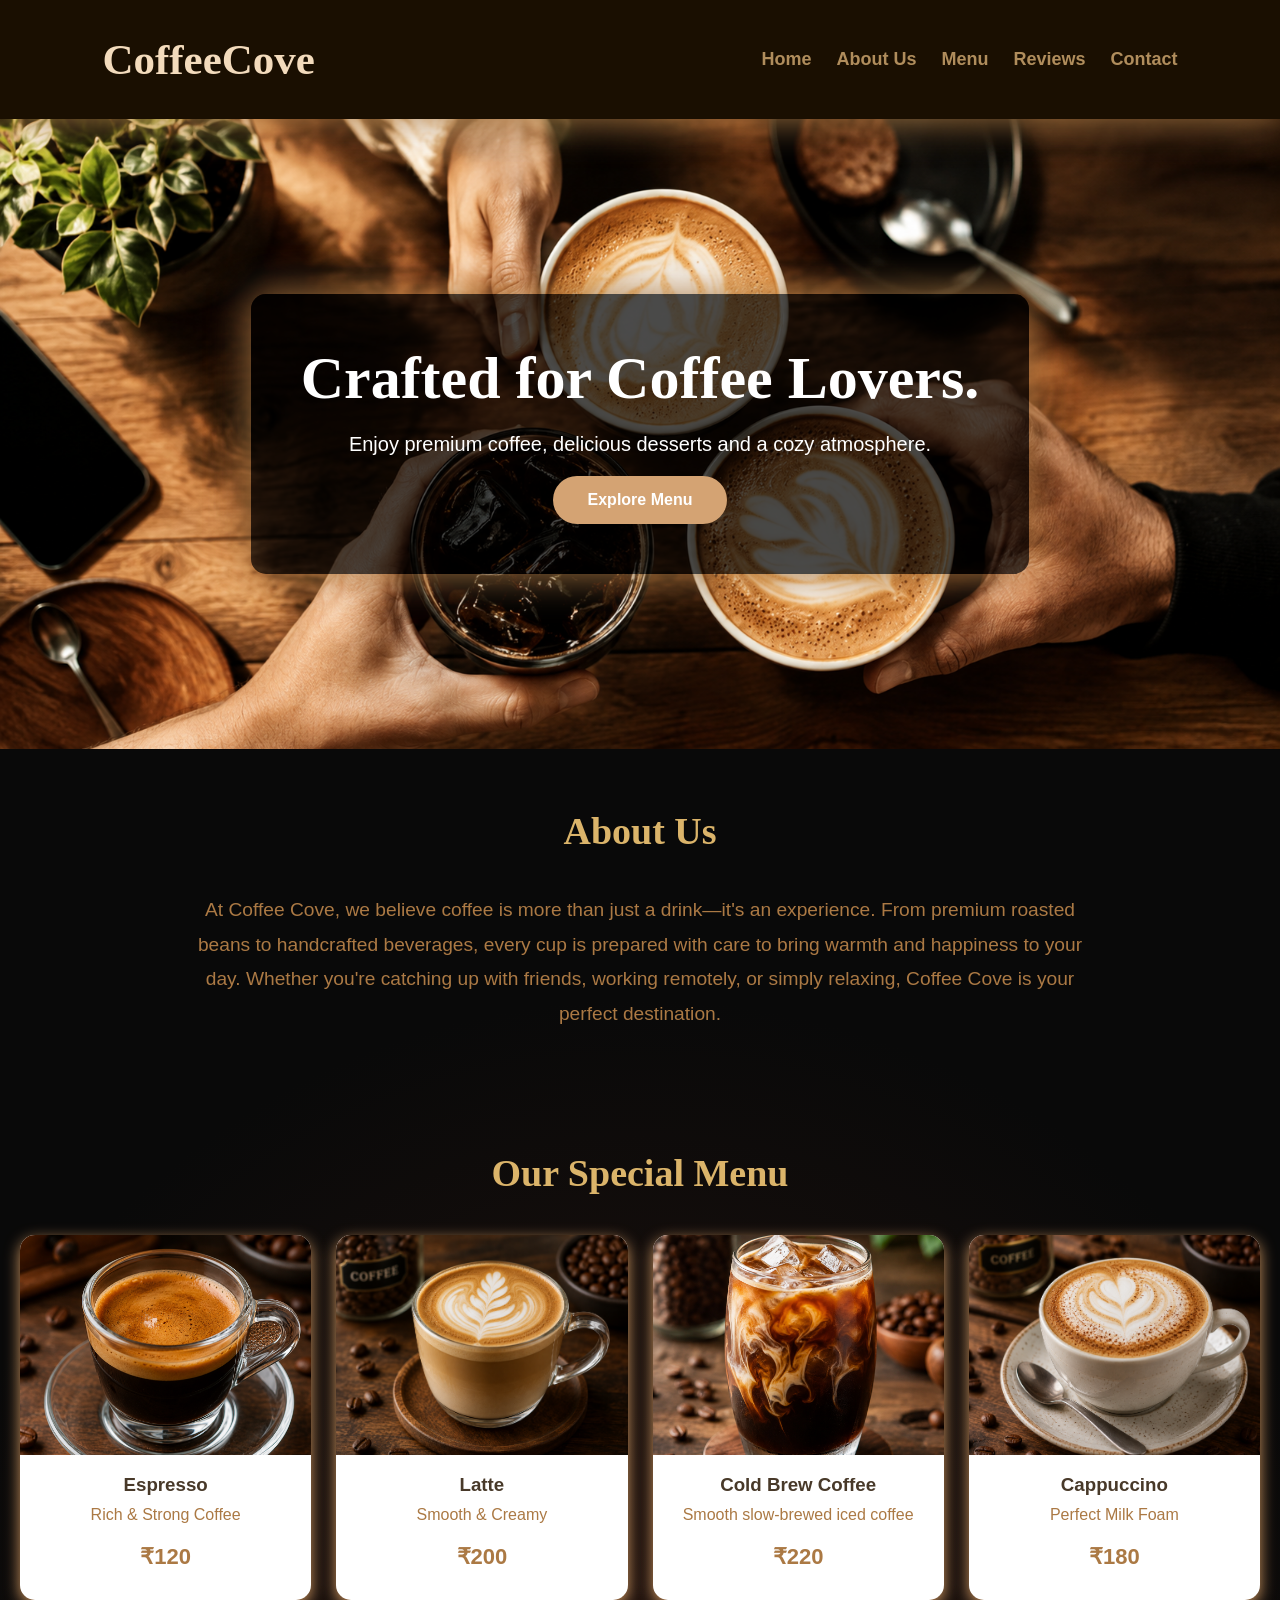
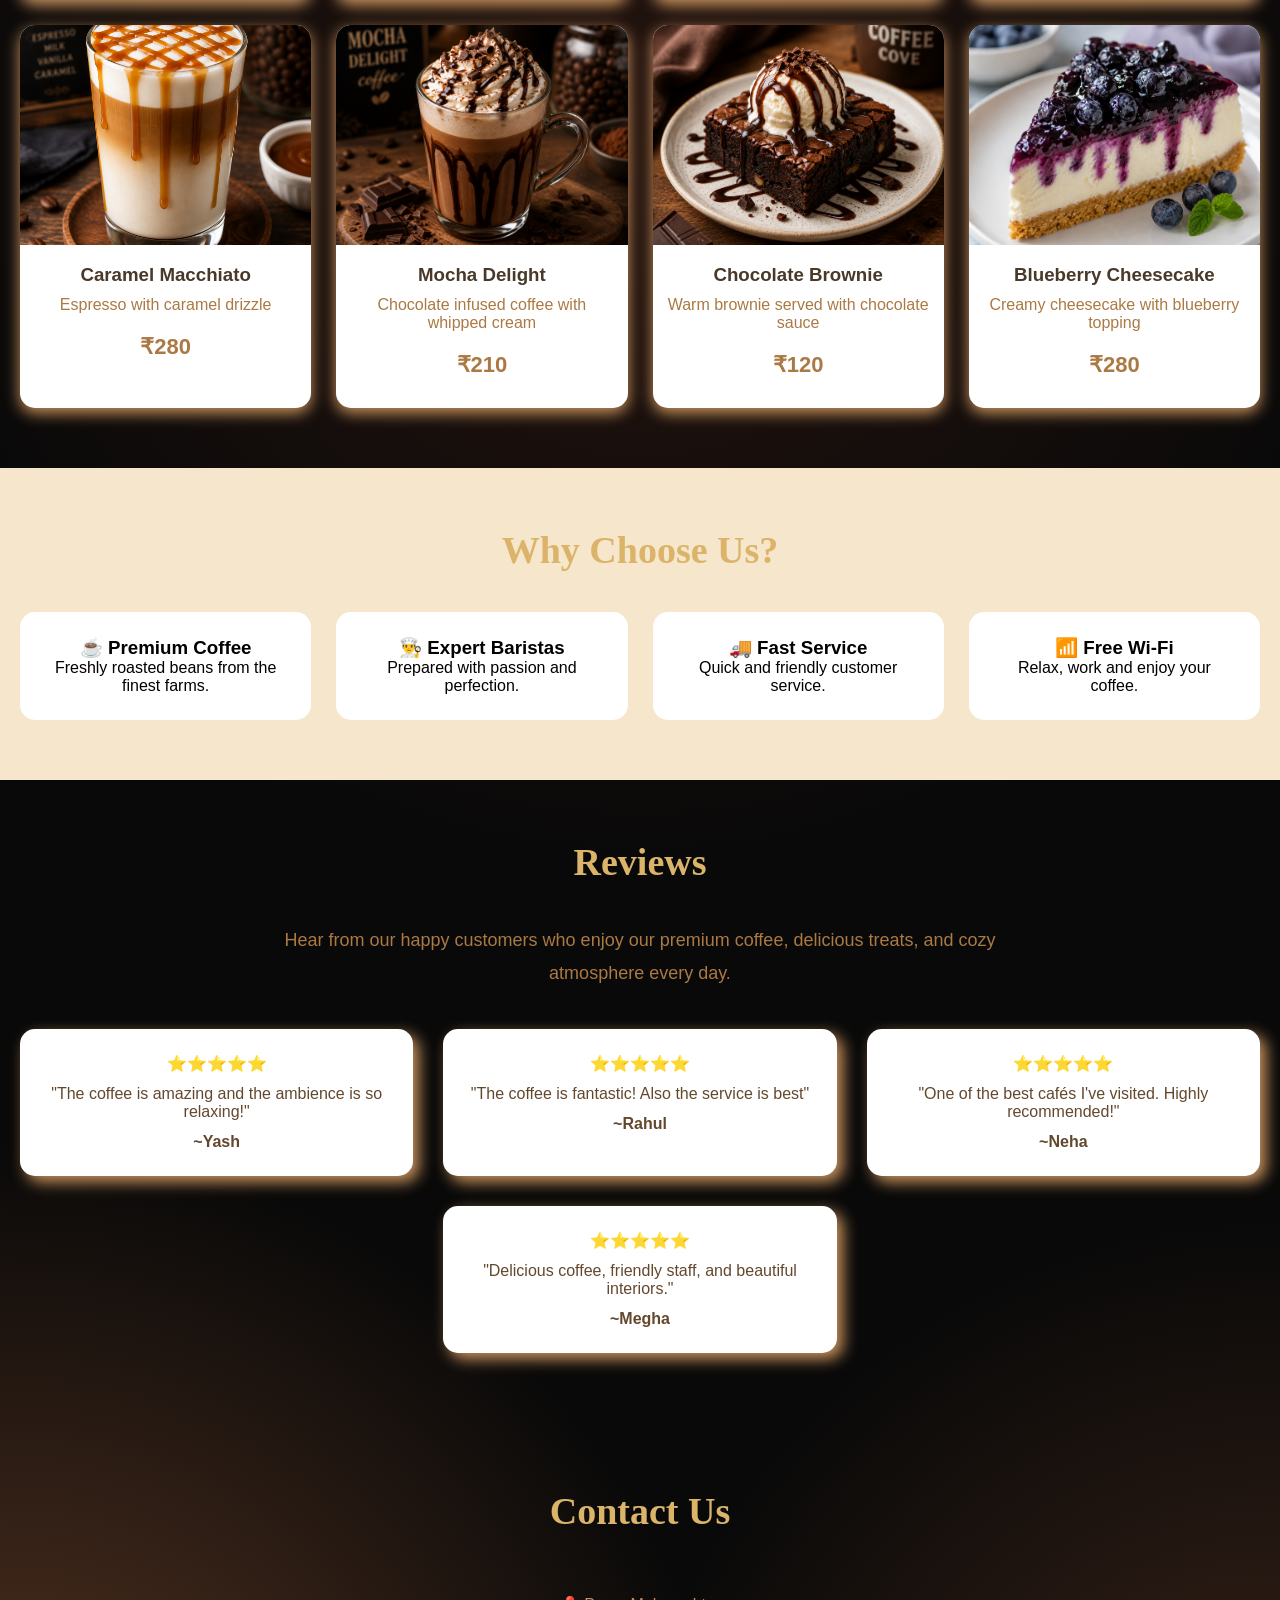
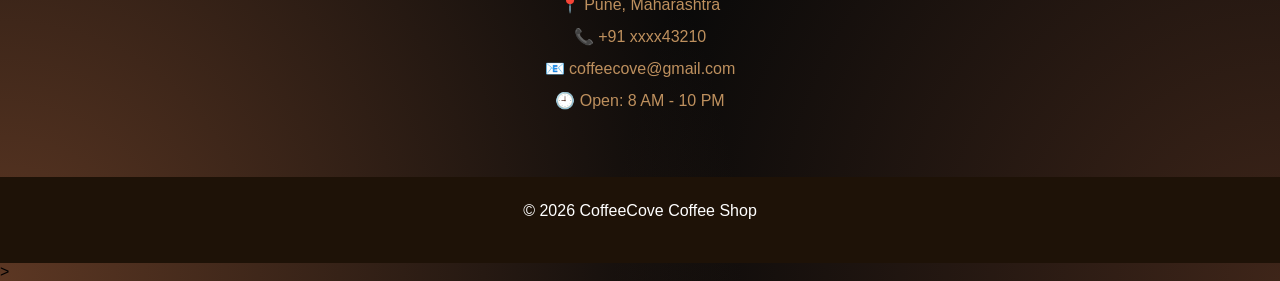
<file: WebDev-L1-LandingPage/index.html>
<!DOCTYPE html>
<html lang="en">

<head>
    <meta charset="UTF-8">
    <meta name="viewport" content="width=device-width, initial-scale=1.0">
    <title>CoffeeCove</title>
    <link rel="stylesheet" href="style.css">
</head>


<body>
   
    <header>

        <nav>
            <div class="logo">CoffeeCove</div>
            <ul>
                <li><a href="#home">Home</a></li>
                <li><a href="#about">About Us</a></li>
                <li><a href="#menu">Menu</a></li>
                <li><a href="#review">Reviews</a></li>
                <li><a href="#contact">Contact</a></li>
            </ul>

        </nav>
    </header>
    <section class="hero" id="home">
        <div class="overlay">
            <h1>Crafted for Coffee Lovers.</h1>
            <p>Enjoy premium coffee, delicious desserts and a cozy atmosphere.</p>
            <a href="#menu" class="btn">Explore Menu</a>
        </div>
    </section>
    <section class="about" id="about">
        <h2>About Us</h2>
        <p>At Coffee Cove, we believe coffee is more than just a drink—it's an experience. From premium roasted beans to
            handcrafted beverages, every cup is prepared with care to bring warmth and happiness to your day. Whether
            you're catching up with friends, working remotely, or simply relaxing, Coffee Cove is your perfect
            destination.</p>

    </section>
    <section id="menu">

        <h2>Our Special Menu</h2>

        <div class="menu-container">

            <div class="card">
                <img src="images/espresso.png">
                <h3>Espresso</h3>
                <p>Rich & Strong Coffee</p>
                <p class="price">₹120</p>
            </div>

            <div class="card">
                <img src="images/latte.png">
                <h3>Latte</h3>
                <p>Smooth & Creamy</p>
                <p class="price">₹200</p>
            </div>
            <div class="card">
                <img src="images/brew.jpg">
                <h3>Cold Brew Coffee</h3>
                <p>Smooth slow-brewed iced coffee</p>
                <p class="price">₹220</p>
            </div>
             <div class="card">
                <img src="images/Cappuccino.png">
                <h3>Cappuccino</h3>
                <p>Perfect Milk Foam</p>
                <p class="price">₹180</p>
            </div>

            <div class="card">
                <img src="images/caramel.png">
                <h3>Caramel Macchiato</h3>
                <p>Espresso with caramel drizzle</p>
                <p class="price">₹280</p>
            </div>
            
            <div class="card">
                <img src="images/mocha.png">
                <h3>Mocha Delight</h3>
                <p>Chocolate infused coffee with whipped cream</p>
                <p class="price">₹210</p>
            </div>

            <div class="card">
                <img src="images/brownie.png">
                <h3>Chocolate Brownie</h3>
                <p>Warm brownie served with chocolate sauce</p>
                <p class="price">₹120</p>
            </div>
            <div class="card">
                <img src="images/blueberry_cheesecake.png">
                <h3>Blueberry Cheesecake</h3>
                <p>Creamy cheesecake with blueberry topping</p>
                <p class="price">₹280</p>
            </div>

        </div>

    </section>

    <section class="features">

        <h2>Why Choose Us?</h2>

        <div class="feature-box">

            <div class="feature">
                <h3>☕ Premium Coffee</h3>
                <p>Freshly roasted beans from the finest farms.</p>
            </div>

            <div class="feature">
                <h3>👨‍🍳 Expert Baristas</h3>
                <p>Prepared with passion and perfection.</p>
            </div>

            <div class="feature">
                <h3>🚚 Fast Service</h3>
                <p>Quick and friendly customer service.</p>
            </div>

            <div class="feature">
                <h3>📶 Free Wi-Fi</h3>
                <p>Relax, work and enjoy your coffee.</p>
            </div>

        </div>

    </section>
    <section id="review">
        <h2>Reviews</h2>
        <p class="review-text">
            Hear from our happy customers who enjoy our premium coffee, delicious treats, and cozy atmosphere every day.
        </p>
        <div class="review-container">
            <div class="review">
                <div>⭐⭐⭐⭐⭐</div>
                <p>"The coffee is amazing and the ambience is so relaxing!"</p>
                <b>~Yash</b>
            </div>
            
            <div class="review">
                <div>⭐⭐⭐⭐⭐</div>
                <p>"The coffee is fantastic! Also the service is best"</p>
                <b>~Rahul</b>
            </div>
            <div class="review">
                <div>⭐⭐⭐⭐⭐</div>
                <p>"One of the best cafés I've visited. Highly recommended!"</p>
                <b>~Neha</b>
            </div>
            <div class="review">
                <div>⭐⭐⭐⭐⭐</div>
                <p>"Delicious coffee, friendly staff, and beautiful interiors."</p>
                <b>~Megha</b>
            </div>
        </div>
    </section>
    <section class="contact" id="contact">
        <h2>Contact Us</h2>

        <p>📍 Pune, Maharashtra</p>

        <p>📞 +91 xxxx43210</p>

        <p>📧 coffeecove@gmail.com</p>

        <p>🕘 Open: 8 AM - 10 PM</p>
    </section>
    <footer>
        <p>
            © 2026 CoffeeCove Coffee Shop <br><br>
        </p>
    </footer>
</body>

</html>>
</file>
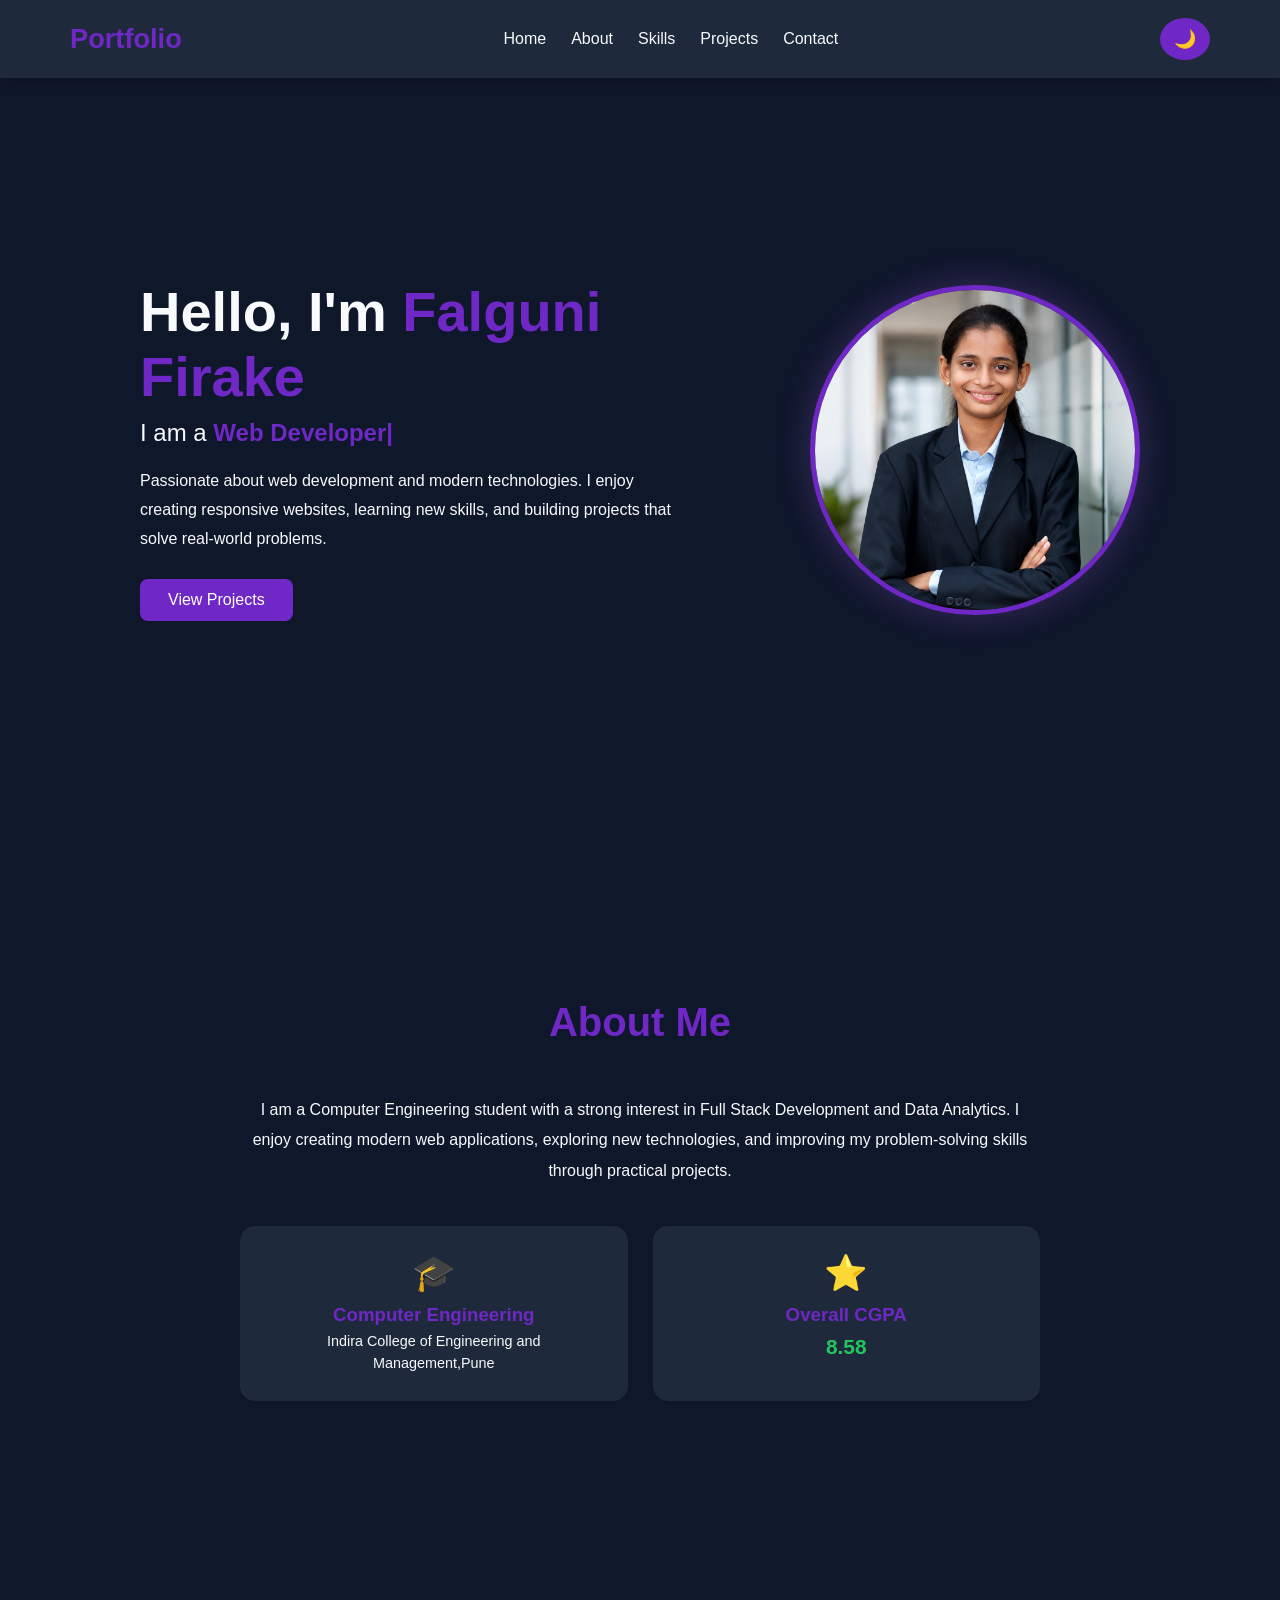
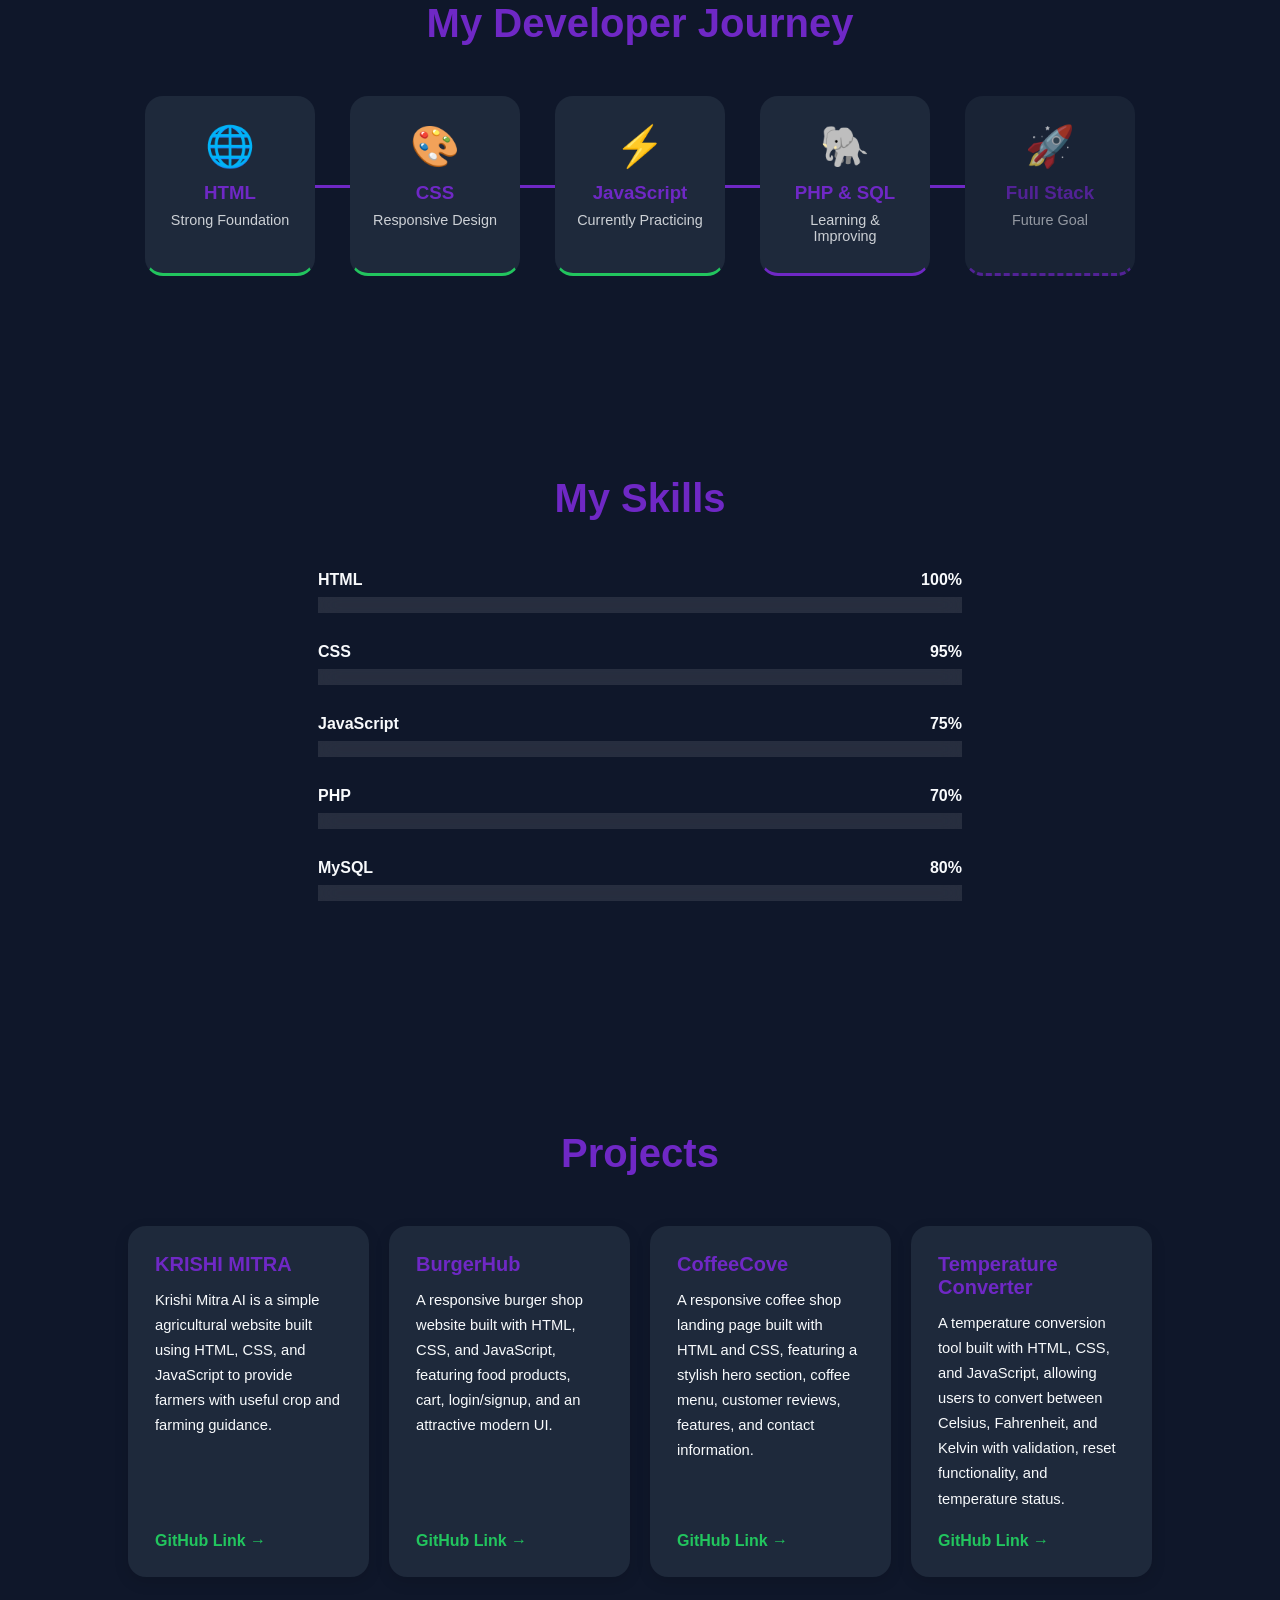
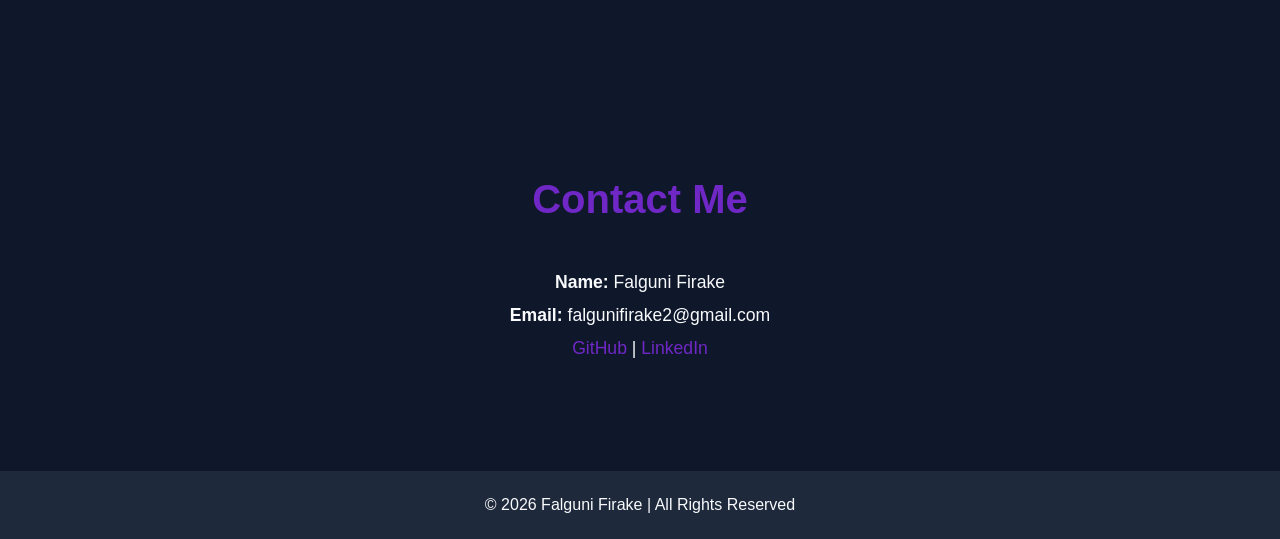
<file: WebDev-L1-Portfolio/index.html>
<!DOCTYPE html>
<html lang="en">
<head>
<meta charset="UTF-8">
<meta name="viewport" content="width=device-width, initial-scale=1.0">
<title>Falguni Firake | Portfolio</title>

<link rel="stylesheet" href="style.css">

</head>

<body>

<header>
<nav>

<div class="logo">Portfolio</div>

<ul>
<li><a href="#home">Home</a></li>
<li><a href="#about">About</a></li>
<li><a href="#skills">Skills</a></li>
<li><a href="#projects">Projects</a></li>
<li><a href="#contact">Contact</a></li>
</ul>

<button id="theme-toggle">🌙</button>

</nav>
</header>


<section class="hero" id="home">

<div class="hero-text">
<h1>Hello, I'm <span>Falguni Firake</span></h1>

<h2> I am a <span class="typing"></span></h2>

<p>
Passionate about web development and modern technologies.
I enjoy creating responsive websites, learning new skills,
and building projects that solve real-world problems.
</p>

<a href="#projects" class="btn">View Projects</a>
</div>

<div class="profile">
<img src="photo.png" alt="Profile">
</div>

</section>

<section id="about">

    <h2 class="section-title">About Me</h2>

    <div class="about">

        <p>
            I am a Computer Engineering student with a strong interest in
            Full Stack Development and Data Analytics. I enjoy creating
            modern web applications, exploring new technologies, and
            improving my problem-solving skills through practical projects.
        </p>

        <div class="about-info">

            <div class="about-card">
                <span>🎓</span>
                <h3>Computer Engineering</h3>
                <p>Indira College of Engineering and Management,Pune</p>
            </div>

            <div class="about-card">
                <span>⭐</span>
                <h3>Overall CGPA</h3>
                <p class="cgpa-value">8.58 </p>
            </div>

        </div>

    </div>

</section>

<section id="journey">

    <h2 class="section-title">My Developer Journey</h2>

    <div class="journey-container">

        <div class="journey-card completed">
            <div class="journey-icon">🌐</div>
            <h3>HTML</h3>
            <p>Strong Foundation</p>
        </div>

        <div class="journey-line"></div>

        <div class="journey-card completed">
            <div class="journey-icon">🎨</div>
            <h3>CSS</h3>
            <p>Responsive Design</p>
        </div>

        <div class="journey-line"></div>

        <div class="journey-card completed">
            <div class="journey-icon">⚡</div>
            <h3>JavaScript</h3>
            <p>Currently Practicing</p>
        </div>

        <div class="journey-line"></div>

        <div class="journey-card learning">
            <div class="journey-icon">🐘</div>
            <h3>PHP & SQL</h3>
            <p>Learning & Improving</p>
        </div>

        <div class="journey-line"></div>

        <div class="journey-card future">
            <div class="journey-icon">🚀</div>
            <h3>Full Stack</h3>
            <p>Future Goal</p>
        </div>

    </div>

</section>

<section id="skills">

    <h2 class="section-title">My Skills</h2>

    <div class="skill">

        <div class="skill-info">
            <span>HTML</span>
            <span>100%</span>
        </div>

        <div class="progress-bar">
            <div class="progress html"></div>
        </div>

    </div>

    <div class="skill">

        <div class="skill-info">
            <span>CSS</span>
            <span>95%</span>
        </div>

        <div class="progress-bar">
            <div class="progress css"></div>
        </div>

    </div>

    <div class="skill">

        <div class="skill-info">
            <span>JavaScript</span>
            <span>75%</span>
        </div>

        <div class="progress-bar">
            <div class="progress js"></div>
        </div>

    </div>

    <div class="skill">

        <div class="skill-info">
            <span>PHP</span>
            <span>70%</span>
        </div>

        <div class="progress-bar">
            <div class="progress php"></div>
        </div>

    </div>

    <div class="skill">

        <div class="skill-info">
            <span>MySQL</span>
            <span>80%</span>
        </div>

        <div class="progress-bar">
            <div class="progress mysql"></div>
        </div>

    </div>

</section>

<section id="projects">

<h2 class="section-title">Projects</h2>

<div class="projects-grid">

<div class="project-card">
<h3>KRISHI MITRA</h3>
<p>
Krishi Mitra AI is a simple agricultural website built using HTML, CSS, and JavaScript to provide farmers with useful crop and farming guidance.</p>
<a href="https://github.com/falguni-builds/KRISHI-MITRA">GitHub Link →</a>
</div>

<div class="project-card">
<h3>BurgerHub
</h3>
<p>
A responsive burger shop website built with HTML, CSS, and JavaScript, featuring food products, cart, login/signup, and an attractive modern UI.
</p>
<a href="https://github.com/falguni-builds/BurgerHub">GitHub Link →</a>
</div>

<div class="project-card">
<h3>CoffeeCove</h3>
<p>
A responsive coffee shop landing page built with HTML and CSS, featuring a stylish hero section, coffee menu, customer reviews, features, and contact information.
</p>
<a href="https://github.com/falguni-builds/CoffeeCove">GitHub Link →</a>
</div>

<div class="project-card">
<h3>Temperature Converter</h3>
<p>
A temperature conversion tool built with HTML, CSS, and JavaScript, allowing users to convert between Celsius, Fahrenheit, and Kelvin with validation, reset functionality, and temperature status.</p>
<a href="https://github.com/falguni-builds/Temperature-Converter">GitHub Link →</a>
</div>

</div>

</section>

<section id="contact">

<h2 class="section-title">Contact Me</h2>

<div class="contact">

<p><strong>Name:</strong> Falguni Firake</p>
<p><strong>Email:</strong> falgunifirake2@gmail.com</p>

<p>
<a href="https://github.com/falguni-builds">GitHub</a> |
<a href="https://www.linkedin.com/in/falguni-firake-50091a311/">LinkedIn</a>
</p>

</div>

</section>

<footer>
<p>© 2026 Falguni Firake | All Rights Reserved</p>
</footer>
<script src="script.js"></script>


</body>
</html>
</file>
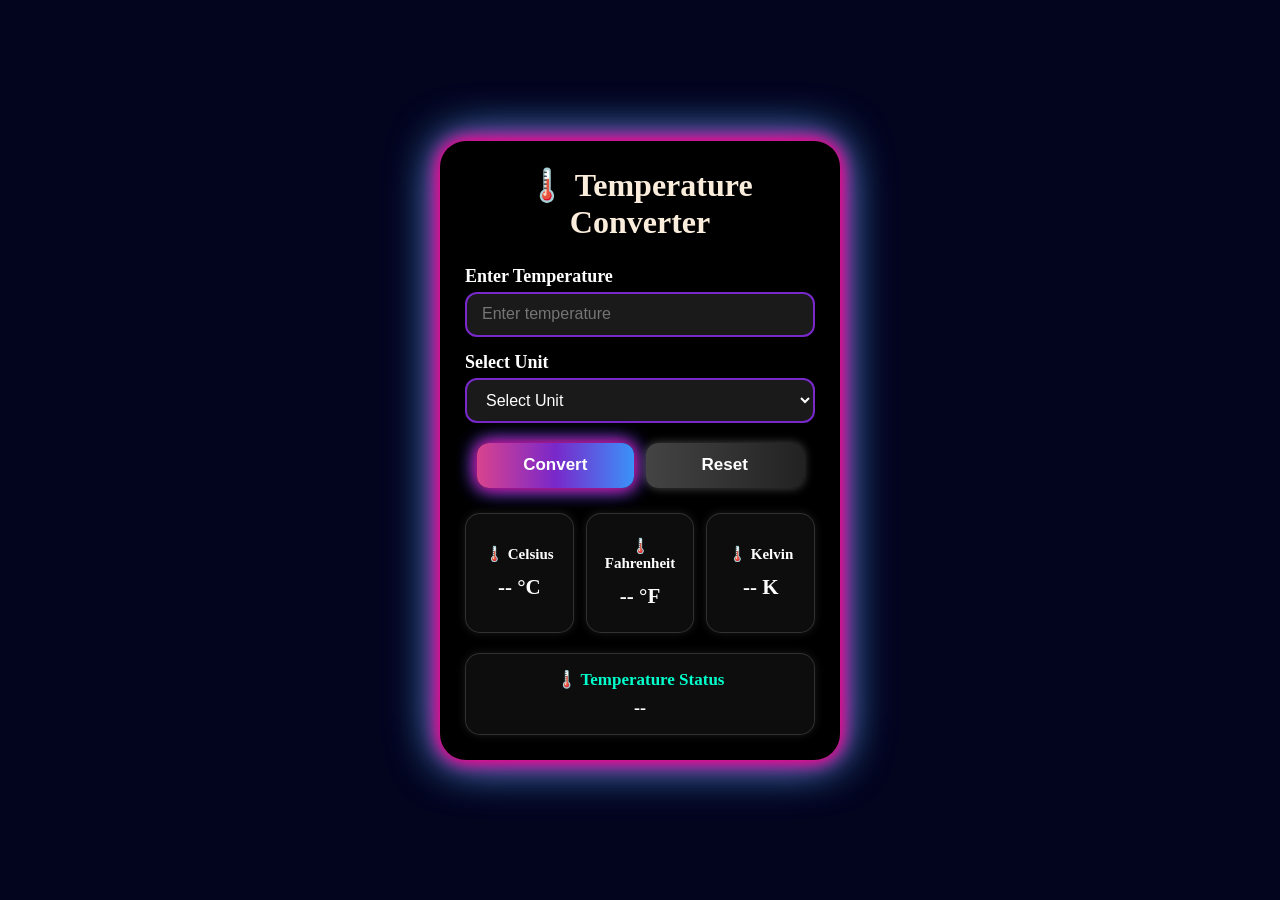
<file: WebDev-L1-TemperatureConverter/index.html>
<!DOCTYPE html>
<html lang="en">
<head>
    <meta charset="UTF-8">
    <meta name="viewport" content="width=device-width, initial-scale=1.0">
    <title>Temperature Converter</title>
    <link rel="stylesheet" href="style.css">
</head>
<body>
    <div class="container">
        <h2>🌡️ Temperature Converter</h2>
        <label>Enter Temperature</label>
        <input
            type="number"
            id="temp"
            placeholder="Enter temperature"
        >
        <label>Select Unit</label>
        <select id="unit">

            <option value="">Select Unit</option>

            <option value="c">Celsius</option>

            <option value="f">Fahrenheit</option>

            <option value="k">Kelvin</option>
        </select>
        <div class="buttons">

            <button onclick="convtemp()">
                Convert
            </button>
            <button class="reset-btn" onclick="resetConverter()">
                Reset
            </button>
        </div>
        <p id="error"></p>
        <div id="result">
            <div class="result-box">
                <h3>🌡️ Celsius</h3>
                <p id="celsius">-- °C</p>
            </div>
            <div class="result-box">
                <h3>🌡️ Fahrenheit</h3>
                <p id="fahrenheit">-- °F</p>
            </div>
            <div class="result-box">

                <h3>🌡️ Kelvin</h3>

                <p id="kelvin">-- K</p>
            </div>
        </div>
        <div id="status">
            <h3>🌡️ Temperature Status</h3>

            <p id="status-text">
                --
            </p>
        </div>
    </div>
    <script src="script.js"></script>
</body>

</html>
</file>
<file: WebDev-L1-LandingPage/style.css>
* {
        margin: 0;
        padding: 0;
        box-sizing: border-box;
        font-family: Poppins, sans-serif;
    }

    html {
        scroll-behavior: smooth;
    }

    body {
        background:
            radial-gradient(circle at top left, #6b4328 0%, transparent 18%),
            radial-gradient(circle at top right, #4d2d1d 0%, transparent 20%),
            radial-gradient(circle at bottom left, #5c3723 0%, transparent 20%),
            radial-gradient(circle at bottom right, #3e2519 0%, transparent 18%),
            radial-gradient(circle at center, #24140f 0%, transparent 40%),
            #090909;
    }

    header {
        background: #1a0f01;
        position: sticky;
        top: 0;
        z-index: 1000;
        box-shadow: 0 0 40px #ab7944;
    }

section {
    padding: 60px 20px;
    scroll-margin-top: 180px;
}
    nav {
        display: flex;
        justify-content: space-between;
        align-items: center;
        padding: 35px 8%;
    }

.logo {
    color: rgb(243, 219, 188);
    font-weight: 650;
    font-size: 43px;
    font-family: ui-monospace;
}

    nav ul {
        display: flex;
        list-style: none;
    }

    nav ul li {
        margin-left: 25px;
    }

    nav ul li a {
        text-decoration: none;
        color: rgb(176, 141, 92);
        font-weight: 600;
        transition: .3s;
        font-size: large;
    }

    nav ul li a:hover {
        color: #D4A373;
    }

  
    .hero {
        margin-top: 0;
        height: 70vh;
background: url("images/background.png");
background-size: cover;
        background-repeat: no-repeat;
        background-position: center;
        display: flex;
        justify-content: center;
        align-items: center;
        text-align: center;
    }
    img{
    max-width:100%;
    height:auto;
}

    .overlay {
        background: rgba(0, 0, 0, .70);
        padding: 50px;
        border-radius: 15px;
        box-shadow: 0 0 40px #ab7944;
    }

    .hero h1 {
        color: white;
        font-size: 60px;
        font-family: 'Playfair Display', serif;
    }

    .hero p {
        color: white;
        margin: 20px 0;
        font-size: 20px;
    }

    .btn {
        display: inline-block;
        padding: 15px 35px;
        background: #D4A373;
        color: white;
        text-decoration: none;
        border-radius: 30px;
        font-weight: bold;
        transition: .3s;
    }

    .btn:hover {
        background: #6F4E37;
    }

    section h2 {
        text-align: center;
        margin-bottom: 40px;
        color: #dbb46a;
        font-size: 38px;
        font-family: 'Playfair Display', serif;
    }

    .about p {
        text-align: center;
        max-width: 900px;
        margin: auto;
        line-height: 1.8;
        color: #ab7944;
        font-size: larger;
    }

    .menu-container {
        display: grid;
        grid-template-columns: repeat(auto-fit, minmax(250px, 1fr));
        gap: 25px;
    }

    .card {
        background: white;
        border-radius: 15px;
        overflow: hidden;
        box-shadow: 0 5px 15px #cd9660;
        transition: .4s;
    }
    .menu-container .card:nth-child(6) {
    grid-column: 2;
}

.menu-container .card:nth-child(7) {
    grid-column: 3;
}

.menu-container .card:nth-child(8) {
    grid-column: 4;
}

    .card:hover {
        transform: translateY(-8px);
    }

    .card img {
        width: 100%;
        height: 220px;
        object-fit: cover;
    }

    .card h3 {
        text-align: center;
        margin-top: 15px;
        color: #483929;
    }

    .card p {
        text-align: center;
        padding: 10px;
        color: #ab7944;
    }

    .price {
        color: #6F4E37;
        font-size: 22px;
        font-weight: bold;
        margin-bottom: 20px;
    }

    .features {
        background: #F5E6CC;
    }

    .feature-box {
        display: grid;
        grid-template-columns: repeat(auto-fit, minmax(220px, 1fr));
        gap: 25px;
    }

    .feature {
        background: white;
        padding: 25px;
        border-radius: 15px;
        text-align: center;
    }

    .review-text {
        text-align: center;
        max-width: 800px;
        margin: 0 auto 40px;
        line-height: 1.8;
        color: #ab7944;
        font-size: 18px;
    }

.review-container {
    display: grid;
    grid-template-columns: repeat(3, 1fr);
    gap: 30px;
}

.review:nth-child(4) {
    grid-column: 2;
}
    .review {
        background: white;
        padding: 25px;
        border-radius: 15px;
        text-align: center;
        box-shadow: 6px 6px 15px #cd9660;
        color: #63482d;
    }

    .review p {
        margin: 12px 0;
    }

    .contact {
        text-align: center;
        line-height: 2;
        color: #be905e;
        font-family: 'Gill Sans', 'Gill Sans MT', Calibri, 'Trebuchet MS', sans-serif;
    }
    footer {
        background: #1e1207;
        color: white;
        text-align: center;
        padding: 25px;
    }

    footer a {
        color: #D4A373;
        text-decoration: none;
    }

@media (max-width:768px){

    body{
        overflow-x:hidden;
    }

    nav{
        flex-direction:column;
        gap:15px;
        padding:20px;
    }

    nav ul{
        flex-direction:column;
        width:100%;
        text-align:center;
        gap:15px;
    }

    nav ul li{
        margin:0;
    }

    .hero{
        min-height:90vh;
    }

    .overlay{
        width:95%;
        padding:25px;
    }

    .hero h1{
        font-size:2.2rem;
    }

    .hero p{
        font-size:1rem;
    }

    .menu-container,
    .feature-box,
    .review-container{
        grid-template-columns:1fr;
    }

    .card,
    .review,
    .feature{
        width:100%;
    }

    .card img{
        height:250px;
    }

    section h2{
        font-size:2rem;
    }

    .about p,
    .review-text{
        font-size:1rem;
    }
}

@media (max-width:480px) {

    .hero {
        min-height: 80vh;
        height: auto;
        padding: 20px 10px;
        background-size: cover;
        background-position: center;
    }

    .hero h1 {
        font-size: 1.8rem;
        line-height: 1.2;
    }

    .hero p {
        font-size: 0.95rem;
        line-height: 1.5;
    }

    .btn {
        width: 100%;
        text-align: center;
    }

    .overlay {
        width: 100%;
        padding: 20px;
    }

    .logo {
        font-size: 2rem;
    }

section {
    padding: 60px 25px;
    scroll-margin-top: 260px;
}

    .menu-container {
        grid-template-columns: 1fr;
    }

    .card {
        width: 100%;
    }

    .card img {
        height: 240px;
    }

    .feature-box {
        grid-template-columns: 1fr;
    }

    .review-container {
        grid-template-columns: 1fr;
    }

    .review:nth-child(4) {
        grid-column: 1;
    }

    section h2 {
        font-size: 1.8rem;
    }

    .about p,
    .review-text {
        font-size: 0.95rem;
    }

}
</file>
<file: WebDev-L1-Portfolio/style.css>
:root{
--bg:#0f172a;
 --section:#111827;
    --card:#1e293b;
    --text:#f8fafc;
--primary:#6f28c5;
    --secondary:#22c55e;
    --shadow:rgba(179, 102, 255, 0.25);
}

.light-mode{
    --bg:#f8fafc;
    --section:#ffffff;
 --card:#e2e8f0;
    --text:#0f172a;
    --primary:#8825eb;
 --secondary:#16a34a;
    --shadow:rgba(37,99,235,0.15);
}

*{
    margin:0;
padding:0;
    box-sizing:border-box;
    font-family:'Poppins',sans-serif;
}

html{
    scroll-behavior:smooth;
 scroll-padding-top:100px;
}

body{
 background:var(--bg);
    color:var(--text);
    transition:0.4s ease;
    overflow-x:hidden;
}

section{
 padding:100px 10%;
}

.section-title{
    text-align:center;
    font-size:2.5rem;
    color:var(--primary);
  margin-bottom:50px;
}

header{
    position:fixed;
    top:0;
    left:0;
    width:100%;
    z-index:1000;
    background:var(--card);
box-shadow:0 2px 15px rgba(0,0,0,0.2);
}

nav{
    max-width:1200px;
    margin:auto;
    display:flex;
justify-content:space-between;
    align-items:center;
    padding:18px 30px;
}

.logo{
    font-size:1.7rem;
    font-weight:700;
 color:var(--primary);
}

nav ul{
    display:flex;
    list-style:none;
    gap:25px;
}

nav ul li a{
    text-decoration:none;
    color:var(--text);
    font-weight:500;
    transition:.3s;
}

nav ul li a:hover{
    color:var(--primary);
}

#theme-toggle{
    border:none;
    background:var(--primary);
    color:white;
    padding:10px 14px;
    border-radius:50%;
    cursor:pointer;
    font-size:18px;
}

.typing{
    color:var(--primary);
    font-weight:600;
}

.typing::after{
    content:"|";
    animation:blink .7s infinite;
}

@keyframes blink{
    50%{
        opacity:0;
    }
}

.hero{
    min-height:100vh;
    display:flex;
    justify-content:center;
    align-items:center;
    gap:70px;
}

.hero-text{
    max-width:600px;
}

.hero-text h1{
    font-size:3.5rem;
    margin-bottom:10px;
}

.hero-text span{
    color:var(--primary);
}

.hero-text h2{
    font-weight:400;
    margin-bottom:20px;
}

.hero-text p{
    max-width:550px;
    line-height:1.8;
}

.btn{
    display:inline-block;
    margin-top:25px;
    padding:12px 28px;
    background:var(--primary);
    color:white;
    text-decoration:none;
    border-radius:8px;
    transition:.3s;
}

.btn:hover{
    transform:translateY(-5px);
}
.profile{
    width:330px;
    height:330px;
    border-radius:50%;
    overflow:hidden;
    border:5px solid var(--primary);
    box-shadow:0 0 35px var(--shadow);
    flex-shrink:0;
}

.profile img{
    width:100%;
    height:100%;
    object-fit:cover;

    object-position:center top;

    display:block;
}

.about{
    text-align:center;
}

.about p{
    max-width:800px;
    margin:auto;
    line-height:1.9;
}

.about-info{
    max-width:800px;
    margin:40px auto 0;
    display:flex;
    justify-content:center;
    gap:25px;
    flex-wrap:wrap;
}

.about-card{
    flex:1;
    min-width:250px;
    padding:25px;
    background:var(--card);
    border-radius:15px;
    border:2px solid transparent;
    transition:.3s;
}

.about-card:hover{
    transform:translateY(-8px);
    border-color:var(--primary);
    box-shadow:0 10px 25px var(--shadow);
}

.about-card span{
    font-size:35px;
}

.about-card h3{
    color:var(--primary);
    margin:10px 0 5px;
}

.about-card p{
    font-size:.9rem;
    line-height:1.5;
}

.about-card .cgpa-value{
    color:var(--secondary);
    font-size:1.3rem;
    font-weight:700;
}

#journey{
    text-align:center;
}

.journey-container{
    max-width:1100px;
    margin:auto;
    display:flex;
    align-items:center;
    justify-content:center;
    flex-wrap:wrap;
    gap:0;
}

.journey-card{
    width:170px;
    min-height:180px;
    padding:25px 15px;
    background:var(--card);
    border-radius:18px;
    transition:.4s;
    border:2px solid transparent;
}

.journey-card:hover{
    transform:translateY(-10px) scale(1.03);
    border-color:var(--primary);
    box-shadow:0 10px 30px var(--shadow);
}

.journey-icon{
    font-size:40px;
    margin-bottom:12px;
}

.journey-card h3{
    color:var(--primary);
    margin-bottom:8px;
}

.journey-card p{
    font-size:.9rem;
    opacity:.8;
}

.completed{
    border-bottom:3px solid var(--secondary);
}

.learning{
    border-bottom:3px solid var(--primary);
}

.future{
    opacity:.7;
    border-bottom:3px dashed var(--primary);
}

.journey-line{
    width:35px;
    height:3px;
    background:var(--primary);
}

#skills{
    max-width:900px;
    margin:auto;
}

.skill{
    margin-bottom:30px;
}

.skill-info{
    display:flex;
    justify-content:space-between;
    margin-bottom:8px;
    font-weight:600;
}

.progress-bar{
    width:100%;
    height:16px;
    background:rgba(255,255,255,0.1);
    border-radius:50px;
    overflow:hidden;
    backdrop-filter:blur(10px);
}

.progress{
    height:100%;
    border-radius:50px;

    background:linear-gradient(
        90deg,
        var(--primary),
        #22c55e
    );

    width:0;
    animation:fillBars 2s ease forwards;
}

.html{
    animation-delay:.2s;
    --target:100%;
}

.css{
    animation-delay:.4s;
    --target:95%;
}

.js{
    animation-delay:.6s;
    --target:75%;
}

.php{
    animation-delay:.8s;
    --target:70%;
}

.mysql{
    animation-delay:1s;
    --target:80%;
}

@keyframes fillBars{

    from{
        width:0;
    }

    to{
        width:var(--target);
    }
}

.projects-grid{
    display:grid;
    grid-template-columns:repeat(4, 1fr);
    gap:20px;
    align-items:stretch;
}

.project-card{
    background:var(--card);
    padding:25px;
    border-radius:18px;
    border:2px solid transparent;
    min-width:0;
    display:flex;
    flex-direction:column;
    transition:.3s ease;
    box-shadow:0 5px 15px rgba(0,0,0,0.12);
}

.project-card:hover{
    transform:translateY(-10px);
    border-color:var(--primary);
    box-shadow:0 10px 30px var(--shadow);
}

.project-card h3{
    color:var(--primary);
    font-size:1.25rem;
    margin-bottom:12px;
}

.project-card p{
    margin-bottom:20px;
    line-height:1.7;
    font-size:.92rem;
    flex-grow:1;
}

.project-card a{
    display:inline-block;
    text-decoration:none;
    color:var(--secondary);
    font-weight:600;
    margin-top:auto;
    transition:.3s;
}

.project-card a:hover{
    color:var(--primary);
    transform:translateX(5px);
}

.contact{
    text-align:center;
}

.contact p{
    margin:12px 0;
    font-size:1.1rem;
}

.contact a{
    color:var(--primary);
    text-decoration:none;
}

.contact a:hover{
    text-decoration:underline;
}

footer{
    text-align:center;
    padding:25px;
    background:var(--card);
}
@media(max-width:768px){

    section{
        padding:80px 6%;
    }

    .section-title{
        font-size:2rem;
        margin-bottom:35px;
    }

    nav{
        padding:15px 20px;
        flex-direction:row;
        justify-content:space-between;
        flex-wrap:wrap;
    }

    .logo{
        font-size:1.4rem;
    }

    nav ul{
        width:100%;
        display:flex;
        justify-content:center;
        flex-wrap:wrap;
        gap:12px 18px;
        margin-top:10px;
    }
    nav ul li a{
        font-size:14px;
    }
    #theme-toggle{
        padding:8px 11px;
        font-size:16px;
    }
    .hero{
        min-height:auto;

        padding-top:160px;
        padding-bottom:80px;

        flex-direction:column-reverse;

        text-align:center;

        gap:35px;
    }
    .hero-text{
        width:100%;
        max-width:600px;
    }
    .hero-text h1{
        font-size:2.2rem;
        line-height:1.3;
    }
    .hero-text h2{
        font-size:1.3rem;
    }
    .hero-text p{
        max-width:100%;
        font-size:.95rem;
        line-height:1.7;
    }
    .btn{
        padding:11px 24px;
        font-size:.95rem;
    }
    .profile{
        width:230px;
        height:230px;
    }
    .profile img{
        width:100%;
        height:100%;
        object-fit:cover;
        object-position:center top;
    }
    .about p{
        font-size:.95rem;
        line-height:1.7;
    }
    .about-info{
        flex-direction:column;
        gap:18px;
        margin-top:30px;
    }
    .about-card{
        width:100%;
        min-width:0;
        padding:22px;
    }
    .journey-container{
        flex-direction:column;
        gap:0;
    }

    .journey-card{
        width:100%;
        max-width:300px;
        min-height:160px;
    }

    .journey-line{
        width:3px;
        height:30px;
    }
    #skills{
        width:100%;
        max-width:100%;
    }
    .skill{
        margin-bottom:25px;
    }
    .skill-info{
        font-size:.9rem;
    }
    .progress-bar{
        height:14px;
    }
    .projects-grid{
        grid-template-columns:1fr;
        gap:20px;
    }
    .project-card{
        padding:22px;
    }
    .project-card h3{
        font-size:1.2rem;
    }
    .project-card p{
        font-size:.9rem;
        line-height:1.6;
    }
    .contact p{
        font-size:.95rem;
        word-break:break-word;
    }
    footer{
        padding:20px 10px;
        font-size:.85rem;
    }
}
@media(max-width:480px){

    section{
        padding:70px 5%;
    }

    .section-title{
        font-size:1.8rem;
    }
    nav{
        padding:12px 15px;
    }

    nav ul{
        gap:8px 12px;
    }

    nav ul li a{
        font-size:12px;
    }

    #theme-toggle{
        font-size:14px;
        padding:7px 9px;
    }
    .hero{
        padding-top:150px;
        gap:25px;
    }

    .hero-text h1{
        font-size:1.8rem;
    }

    .hero-text h2{
        font-size:1.1rem;
    }

    .hero-text p{
        font-size:.88rem;
    }
    .profile{
        width:190px;
        height:190px;
    }

    .profile img{
        width:100%;
        height:100%;
        object-fit:cover;
        object-position:center top;
    }
    .about-card{
        padding:20px 15px;
    }

    .about-card h3{
        font-size:1.05rem;
    }
    .journey-card{
        max-width:280px;
      min-height:150px;
        padding:20px 12px;
    }

    .journey-icon{
             font-size:32px;
    }
    .skill-info{
        font-size:.85rem;
    }
    .project-card{
        padding:20px;
    }
}

@media(max-width:360px){

    section{
     padding-left:4%;
        padding-right:4%;
    }

    .section-title{
        font-size:1.6rem;
    }

    nav{
        padding:10px;
    }

    nav ul{
        gap:7px 10px;
    }

    nav ul li a{
        font-size:11px;
    }

    .hero{
        padding-top:145px;
    }

    .hero-text h1{
        font-size:1.6rem;
    }

    .hero-text h2{
    font-size:1rem;
    }

    .hero-text p{
        font-size:.82rem;
    }

    .profile{
     width:170px;
        height:170px;
    }

    .journey-card{
    max-width:260px;
    }

    .project-card{
        padding:18px;
    }
}
</file>
<file: WebDev-L1-TemperatureConverter/style.css>
*{
    margin:0;
    padding:0;
    box-sizing:border-box;
}
body{
    background-color:#03051f;

    display:flex;
justify-content:center;
    align-items:center;

    min-height:100vh;

    padding:20px;
}
.container{

 background-color:#000000;

    width:90%;
    max-width:400px;

    padding:25px;

    border-radius:26px;

    box-shadow: 0 0 15px #ff0080, 0 0 25px #ff0080, 0 0 50px #7928ca, 0 0 18px #0070f3, 0 0 46px #00ffcc;
}
h2{
    color:rgb(251,237,220);
text-align:center;
    margin-bottom:25px;
    font-size:xx-large;
}

label{
color:#fff;
    font-size:18px;
    font-weight:600;
    display:block;
    margin-bottom:5px;
}
input,
select{
    width:100%;
    height:45px;
    padding:10px 15px;
    border:2px solid #7928ca;
border-radius:12px;
    background:#1a1a1a;

    color:white;
    font-size:16px;
    outline:none;
    margin-bottom:15px;
}
input:focus,
select:focus{
    border-color:#00ffcc;

    box-shadow:
    0 0 10px #00ffcc;
}
.buttons{
    display:flex;
    justify-content:center;

    gap:12px;

    margin-top:5px;
}


button{
    width:45%;
    height:45px;
    border:none;
 border-radius:12px;
    cursor:pointer;
    background:
    linear-gradient(
        90deg,
        #d9438e,
        #7928ca,
        #3a92f9
    );
    color:white;
    font-size:17px;
    font-weight:bold;
    box-shadow:
 0 0 15px #ff0080,
    0 0 20px #7928ca,
    0 0 20px #0070f3;

    transition:0.3s;
}
button:hover{
    transform:scale(1.05);
}
.reset-btn{
    background:
    linear-gradient(
        90deg,
     #444,
        #222
    );

    box-shadow:
    0 0 10px rgba(255,255,255,0.3);
}
#error{
    text-align:center;
    margin-top:10px;
    color:#ff5f5f;
    font-weight:bold;
}
#result{
    margin-top:25px;
    display:flex;
    justify-content:center;
    gap:12px;
}
.result-box{
    flex:1;
    min-height:120px;
    display:flex;
    flex-direction:column;
    justify-content:center;
    align-items:center;
    text-align:center;
    padding:15px;
    border-radius:15px;
    background:
    rgba(255,255,255,0.05);
    border:
    1px solid rgba(255,255,255,0.15);
    color:white;
    box-shadow:
    0 0 10px rgba(255,255,255,0.1);
}
.result-box h3{

    font-size:15px;

    margin-bottom:12px;

    color:#ffffff;
}


.result-box p{

    font-size:21px;
    font-weight:bold;
}

#status{

    margin-top:20px;
    padding:15px;
    border-radius:15px;

    text-align:center;
    background:
    rgba(255,255,255,0.05);

    border:
    1px solid rgba(255,255,255,0.15);

    color:white;
    box-shadow:
    0 0 10px rgba(255,255,255,0.1);
}
#status h3{
    color:#00ffcc;

    margin-bottom:8px;
    font-size:17px;
}


#status-text{
    font-size:18px;

    font-weight:bold;
}
@media(max-width:600px){
    .container{
        width:100%;
        padding:20px;
    }
    h2{
        font-size:1.8rem;
    }
    #result{
        flex-direction:column;
    }


    .result-box{
        width:100%;

     min-height:90px;
    }


    .buttons{

    gap:10px;
    }

    button{

  width:50%;
    }

    .result-box p{

    font-size:20px;
    }

}
</file>
